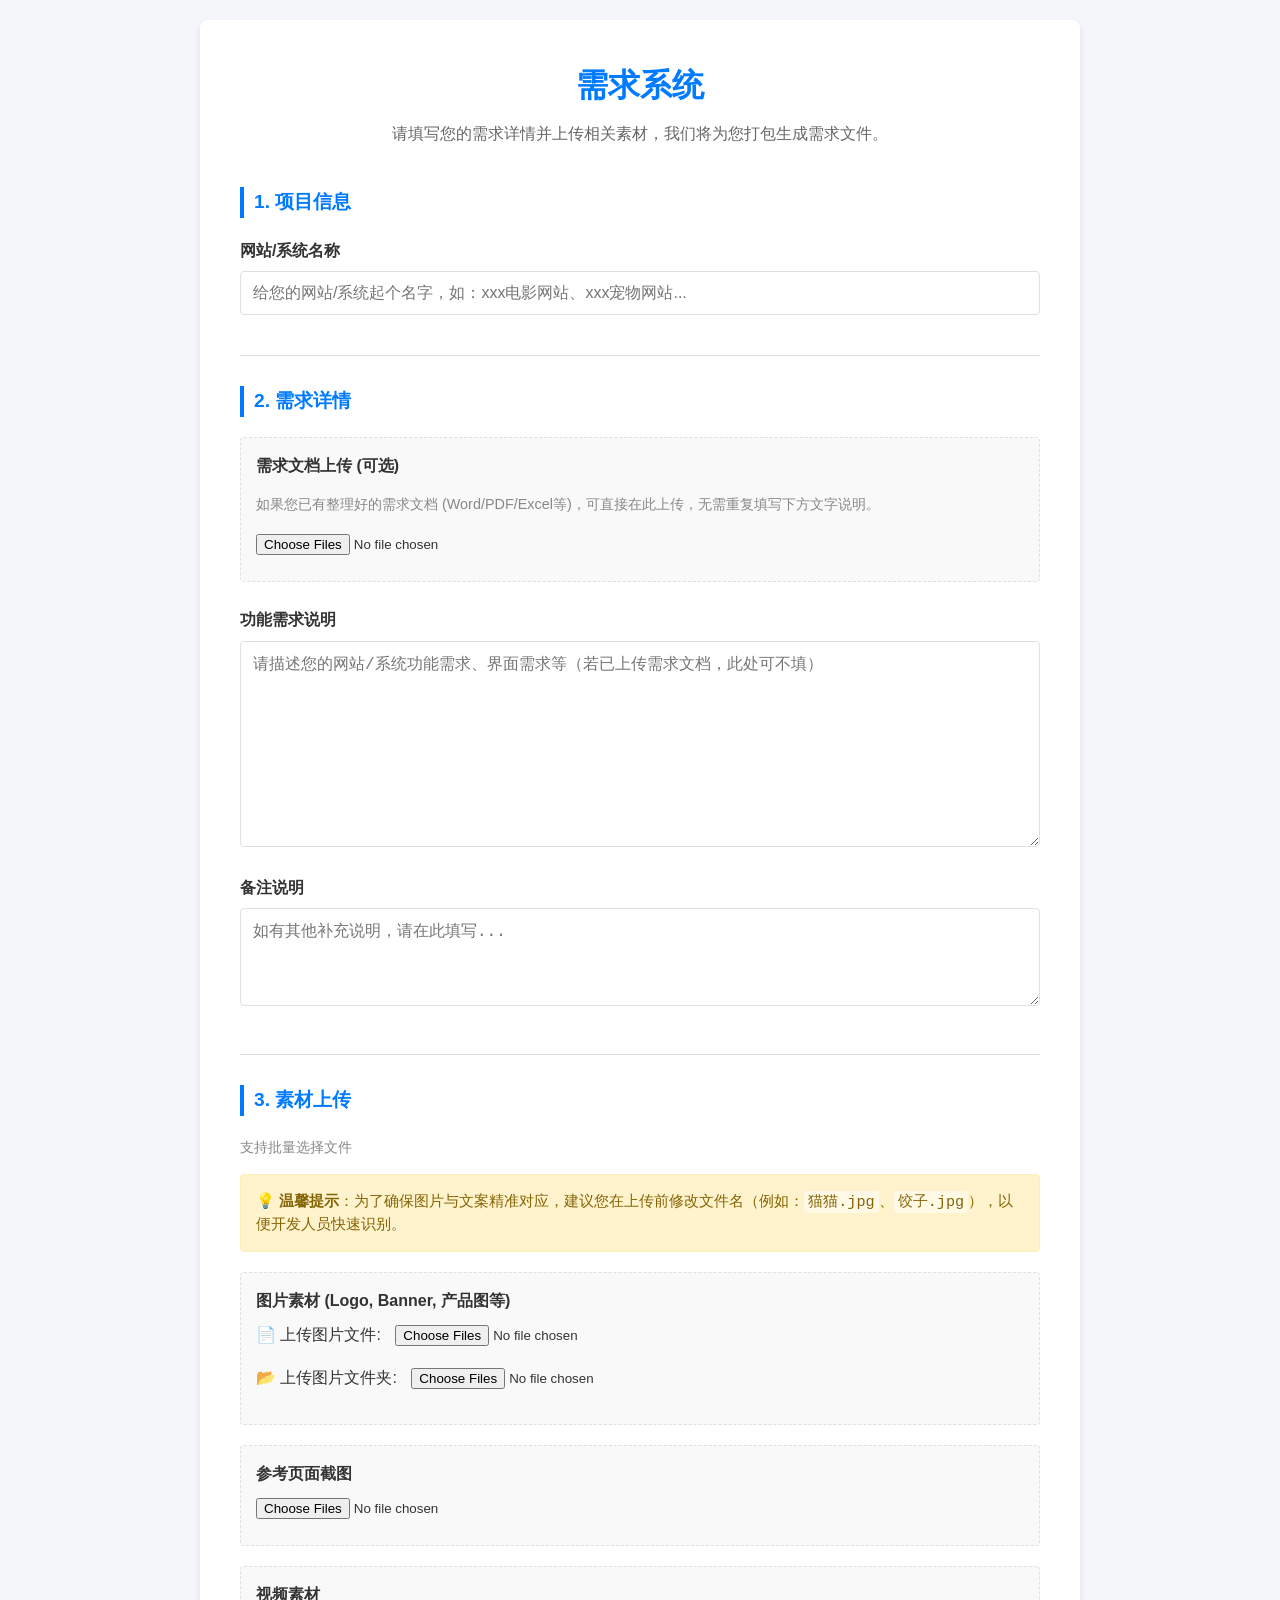
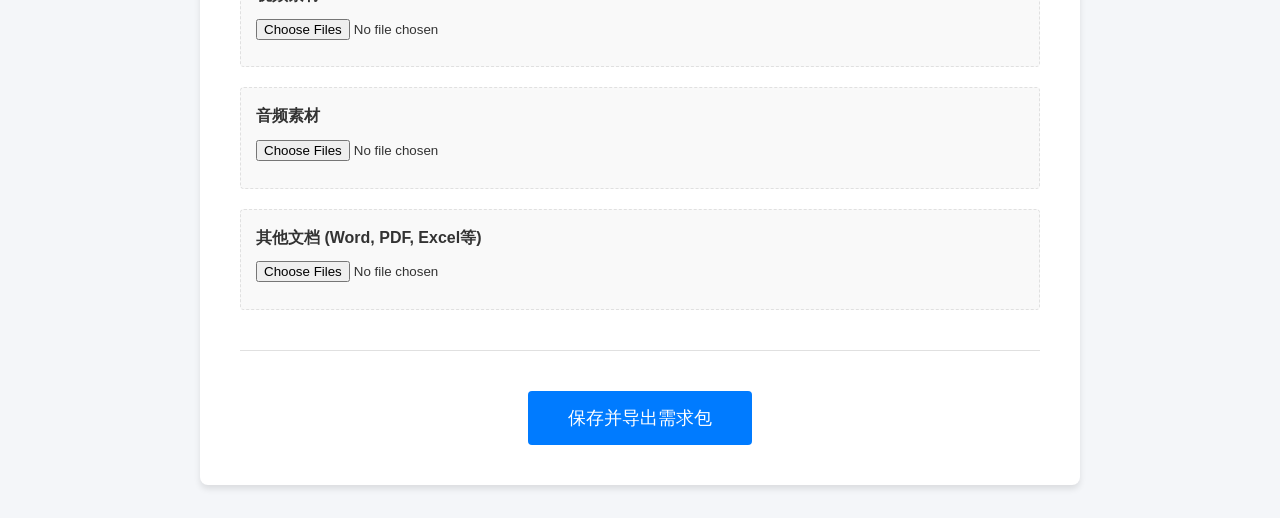
<file: index.html>
<!DOCTYPE html>
<html>
<head>
    <meta http-equiv="refresh" content="0; url=./client/index.html">
    <script type="text/javascript">
        window.location.href = "./client/index.html"
    </script>
</head>
<body>
    如果页面没有自动跳转，请<a href="./client/index.html">点击这里</a>。
</body>
</html>
</file>
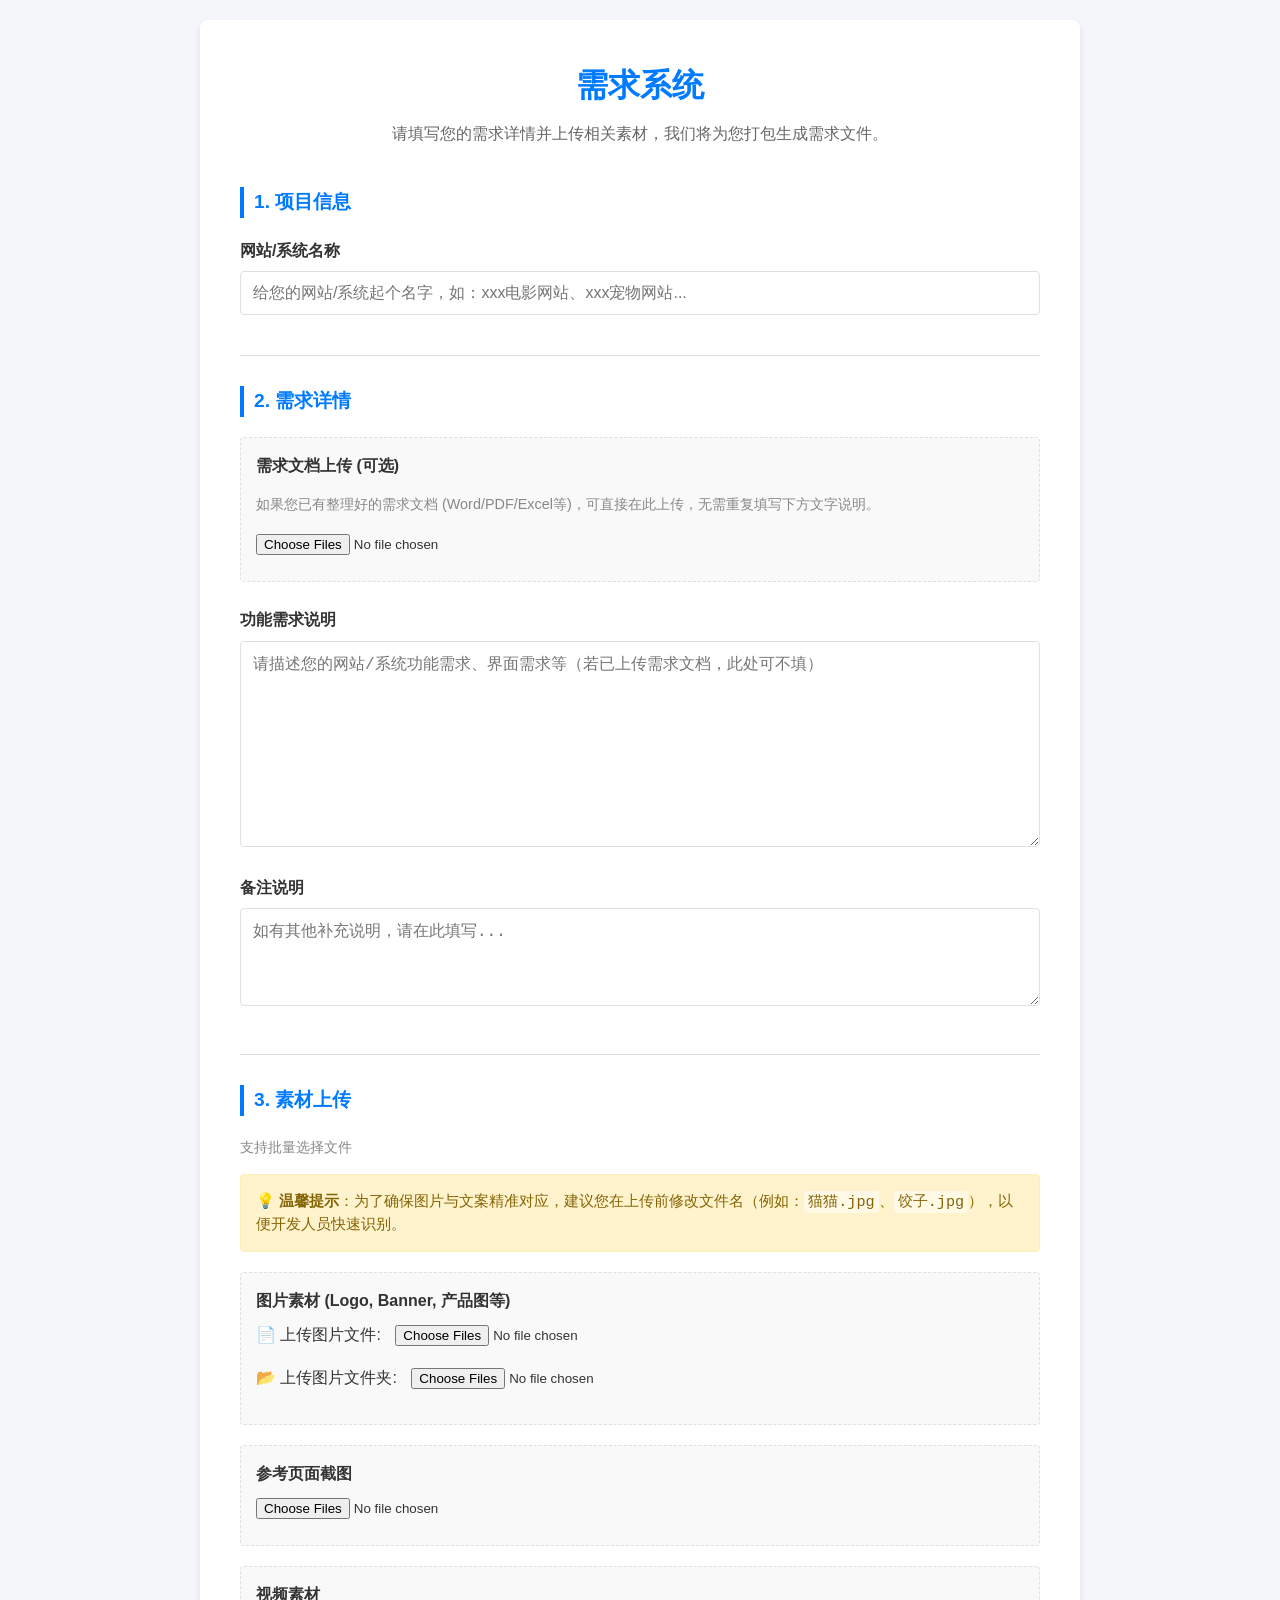
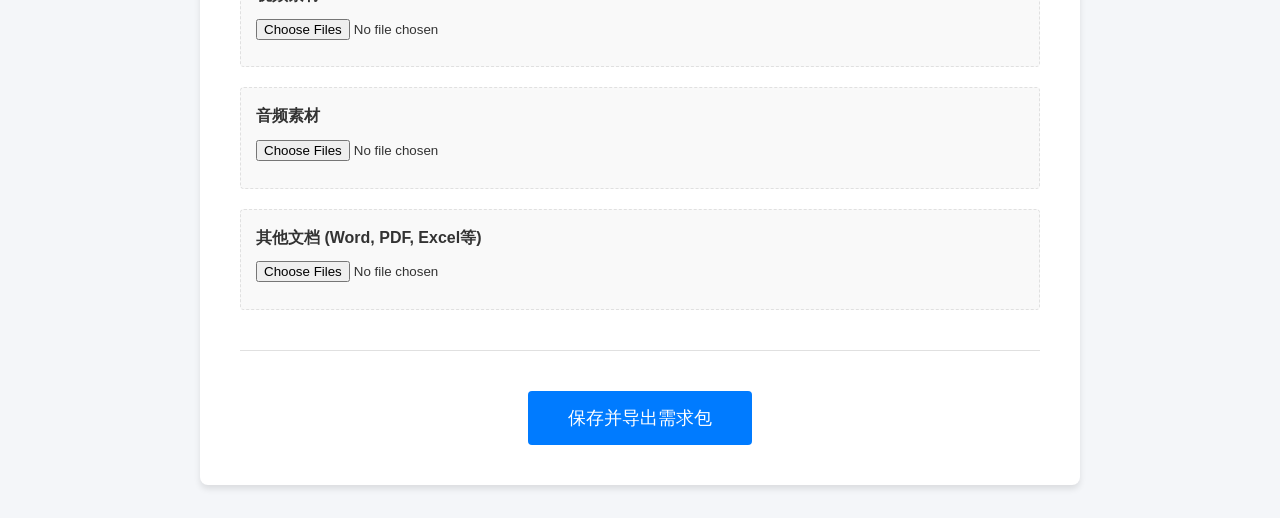
<file: client/index.html>
<!DOCTYPE html>
<html lang="zh-CN">
<head>
    <meta charset="UTF-8">
    <meta name="viewport" content="width=device-width, initial-scale=1.0">
    <title>需求系统</title>
    <link rel="stylesheet" href="css/style.css">
</head>
<body>
    <div class="container">
        <header>
            <h1>需求系统</h1>
            <p>请填写您的需求详情并上传相关素材，我们将为您打包生成需求文件。</p>
        </header>

        <form id="requirementForm">
            <!-- 项目信息 -->
            <section class="form-section">
                <h2>1. 项目信息</h2>
                <div class="form-group">
                    <label for="projectName">网站/系统名称</label>
                    <input type="text" id="projectName" name="projectName" placeholder="给您的网站/系统起个名字，如：xxx电影网站、xxx宠物网站..." required>
                </div>
            </section>

            <!-- 需求详情 -->
            <section class="form-section">
                <h2>2. 需求详情</h2>
                
                <div class="form-group file-upload" style="margin-bottom: 25px;">
                    <label for="reqDocFiles">需求文档上传 (可选)</label>
                    <p class="hint">如果您已有整理好的需求文档 (Word/PDF/Excel等)，可直接在此上传，无需重复填写下方文字说明。</p>
                    <input type="file" id="reqDocFiles" name="reqDocFiles" multiple>
                    <div class="file-list" id="reqDocFilesList"></div>
                </div>

                <div class="form-group">
                    <label for="requirementDesc">功能需求说明</label>
                    <textarea id="requirementDesc" name="requirementDesc" rows="10" placeholder="请描述您的网站/系统功能需求、界面需求等（若已上传需求文档，此处可不填）"></textarea>
                </div>
                <div class="form-group">
                    <label for="remark">备注说明</label>
                    <textarea id="remark" name="remark" rows="4" placeholder="如有其他补充说明，请在此填写..."></textarea>
                </div>
            </section>

            <!-- 素材上传 -->
            <section class="form-section">
                <h2>3. 素材上传</h2>
                <p class="hint">支持批量选择文件</p>
                <div class="alert-box">
                    💡 <strong>温馨提示</strong>：为了确保图片与文案精准对应，建议您在上传前修改文件名（例如：<code>猫猫.jpg</code>、<code>饺子.jpg</code>），以便开发人员快速识别。
                </div>
                
                <div class="form-group file-upload">
                    <label>图片素材 (Logo, Banner, 产品图等)</label>
                    
                    <div style="margin-bottom: 10px;">
                        <label for="imageFiles" style="display:inline-block; font-weight:normal; margin-right:10px;">📄 上传图片文件:</label>
                        <input type="file" id="imageFiles" name="imageFiles" multiple accept="image/*">
                    </div>

                    <div>
                        <label for="imageFolders" style="display:inline-block; font-weight:normal; margin-right:10px;">📂 上传图片文件夹:</label>
                        <input type="file" id="imageFolders" name="imageFolders" webkitdirectory directory multiple>
                    </div>

                    <div class="file-list" id="imageFilesList"></div>
                    <div class="file-list" id="imageFoldersList"></div>
                </div>

                <div class="form-group file-upload">
                    <label for="refFiles">参考页面截图</label>
                    <input type="file" id="refFiles" name="refFiles" multiple accept="image/*">
                    <div class="file-list" id="refFilesList"></div>
                </div>

                <div class="form-group file-upload">
                    <label for="videoFiles">视频素材</label>
                    <input type="file" id="videoFiles" name="videoFiles" multiple accept="video/*">
                    <div class="file-list" id="videoFilesList"></div>
                </div>

                <div class="form-group file-upload">
                    <label for="audioFiles">音频素材</label>
                    <input type="file" id="audioFiles" name="audioFiles" multiple accept="audio/*">
                    <div class="file-list" id="audioFilesList"></div>
                </div>

                <div class="form-group file-upload">
                    <label for="docFiles">其他文档 (Word, PDF, Excel等)</label>
                    <input type="file" id="docFiles" name="docFiles" multiple>
                    <div class="file-list" id="docFilesList"></div>
                </div>
            </section>

            <!-- 提交操作 -->
            <div class="form-actions">
                <button type="button" id="generateBtn" class="primary-btn">保存并导出需求包</button>
            </div>
        </form>
    </div>

    <!-- 引入库文件 -->
    <script src="lib/jszip.min.js"></script>
    <script src="lib/FileSaver.min.js"></script>
    <script src="lib/html-docx.js"></script>
    <script src="js/script.js"></script>
</body>
</html>
</file>
<file: client/css/style.css>
:root {
    --primary-color: #007bff;
    --primary-hover: #0056b3;
    --bg-color: #f4f6f9;
    --card-bg: #ffffff;
    --text-color: #333333;
    --border-color: #e0e0e0;
}

body {
    font-family: 'Segoe UI', Tahoma, Geneva, Verdana, sans-serif;
    background-color: var(--bg-color);
    color: var(--text-color);
    line-height: 1.6;
    margin: 0;
    padding: 20px;
}

.container {
    max-width: 800px;
    margin: 0 auto;
    background-color: var(--card-bg);
    padding: 40px;
    border-radius: 8px;
    box-shadow: 0 4px 6px rgba(0, 0, 0, 0.1);
}

header {
    text-align: center;
    margin-bottom: 40px;
}

header h1 {
    margin: 0 0 10px;
    color: var(--primary-color);
}

header p {
    color: #666;
    margin: 0;
}

.form-section {
    margin-bottom: 30px;
    padding-bottom: 20px;
    border-bottom: 1px solid var(--border-color);
}

.form-section:last-child {
    border-bottom: none;
}

.form-section h2 {
    font-size: 1.2rem;
    margin-bottom: 20px;
    color: var(--primary-color);
    border-left: 4px solid var(--primary-color);
    padding-left: 10px;
}

.form-group {
    margin-bottom: 20px;
}

label {
    display: block;
    margin-bottom: 8px;
    font-weight: 600;
}

input[type="text"],
textarea {
    width: 100%;
    padding: 12px;
    border: 1px solid var(--border-color);
    border-radius: 4px;
    font-size: 16px;
    box-sizing: border-box; /* 确保 padding 不会撑破容器 */
    transition: border-color 0.3s;
}

input[type="text"]:focus,
textarea:focus {
    border-color: var(--primary-color);
    outline: none;
}

.hint {
    font-size: 0.9rem;
    color: #888;
    margin-bottom: 15px;
}

.alert-box {
    background-color: #fff3cd;
    color: #856404;
    border: 1px solid #ffeeba;
    padding: 15px;
    margin-bottom: 20px;
    border-radius: 4px;
    font-size: 0.95rem;
    line-height: 1.5;
}

.alert-box code {
    background-color: rgba(255,255,255,0.5);
    padding: 2px 4px;
    border-radius: 3px;
    font-family: monospace;
}

.file-upload {
    background-color: #f9f9f9;
    padding: 15px;
    border-radius: 4px;
    border: 1px dashed var(--border-color);
}

.file-list {
    margin-top: 10px;
    font-size: 0.9rem;
    color: #555;
}

.file-list-item {
    display: flex;
    justify-content: space-between;
    padding: 4px 0;
    border-bottom: 1px solid #eee;
}

.form-actions {
    text-align: center;
    margin-top: 40px;
}

.primary-btn {
    background-color: var(--primary-color);
    color: white;
    border: none;
    padding: 15px 40px;
    font-size: 18px;
    border-radius: 4px;
    cursor: pointer;
    transition: background-color 0.3s;
}

.primary-btn:hover {
    background-color: var(--primary-hover);
}

.primary-btn:disabled {
    background-color: #ccc;
    cursor: not-allowed;
}
</file>
